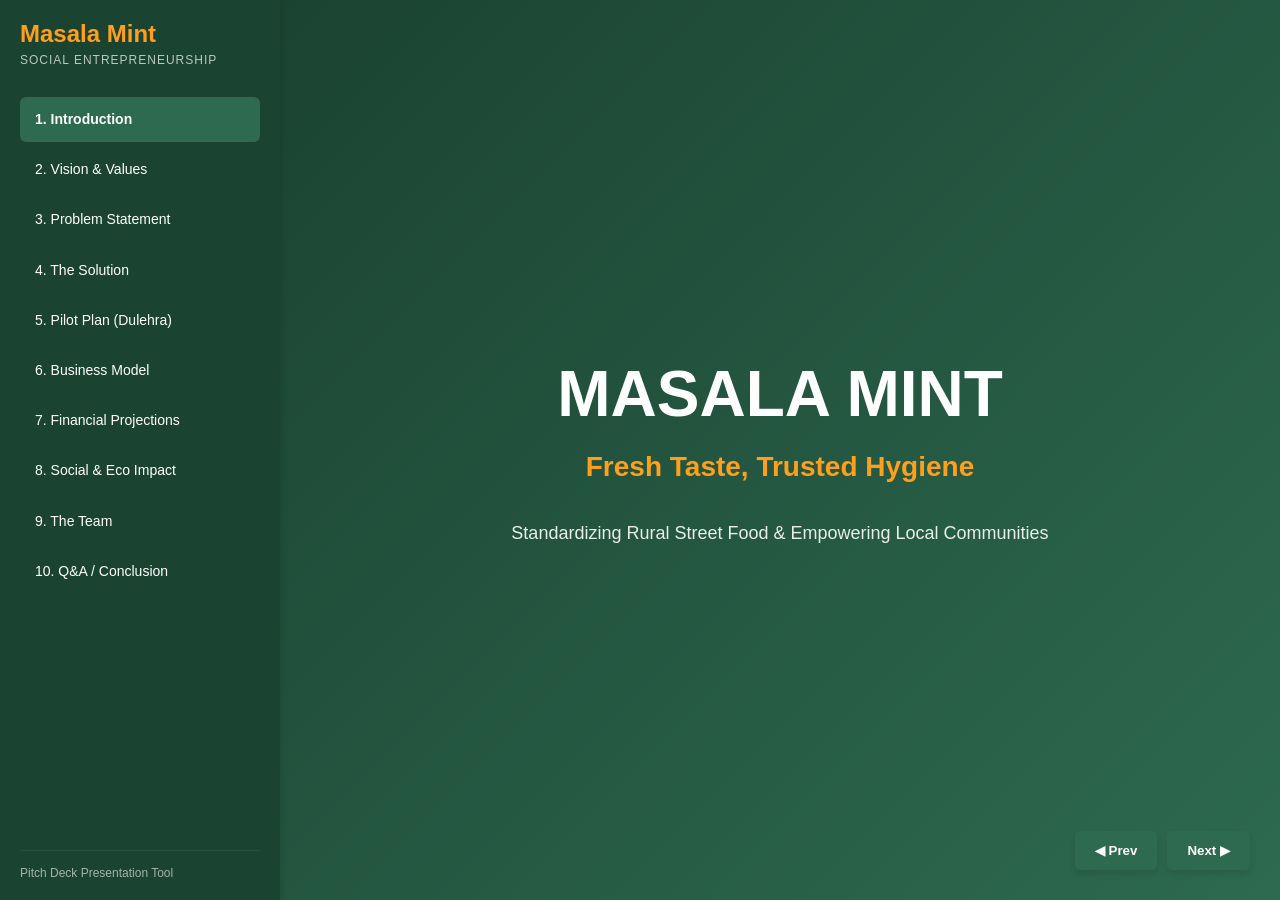
<file: Index.html>
<!DOCTYPE html>
<html lang="en">
<head>
    <meta charset="UTF-8">
    <meta name="viewport" content="width=device-width, initial-scale=1.0">
    <title>Masala Mint - Pitch Presentation</title>
    <style>
        :root {
            --primary: #2d6a4f;
            --primary-light: #52b788;
            --accent: #ff9f1c;
            --dark: #1b4332;
            --light: #f8f9fa;
            --text: #2b2d42;
        }

        * {
            box-sizing: border-box;
            margin: 0;
            padding: 0;
            font-family: 'Segoe UI', Tahoma, Geneva, Verdana, sans-serif;
        }

        body {
            background-color: var(--light);
            color: var(--text);
            display: flex;
            height: 100vh;
            overflow: hidden;
        }

        /* Sidebar Navigation */
        nav {
            width: 280px;
            background-color: var(--dark);
            color: white;
            display: flex;
            flex-direction: column;
            justify-content: space-between;
            padding: 20px;
            box-shadow: 2px 0 5px rgba(0,0,0,0.1);
            z-index: 10;
        }

        .brand-header h1 {
            color: var(--accent);
            font-size: 24px;
            margin-bottom: 5px;
        }

        .brand-header p {
            font-size: 12px;
            opacity: 0.7;
            text-transform: uppercase;
            letter-spacing: 1px;
        }

        .nav-links {
            list-style: none;
            margin: 30px 0;
            overflow-y: auto;
            flex-grow: 1;
        }

        .nav-links li {
            padding: 10px 15px;
            margin-bottom: 5px;
            cursor: pointer;
            border-radius: 6px;
            transition: all 0.2s ease;
            font-size: 14px;
        }

        .nav-links li:hover, .nav-links li.active {
            background-color: var(--primary);
            color: white;
            font-weight: bold;
        }

        .nav-footer {
            font-size: 12px;
            opacity: 0.6;
            border-top: 1px solid rgba(255,255,255,0.1);
            padding-top: 15px;
        }

        /* Main Content Deck Area */
        main {
            flex-grow: 1;
            position: relative;
            height: 100vh;
            background-color: #fff;
        }

        .slide {
            position: absolute;
            top: 0;
            left: 0;
            width: 100%;
            height: 100%;
            padding: 60px;
            display: flex;
            flex-direction: column;
            justify-content: center;
            opacity: 0;
            visibility: hidden;
            transition: opacity 0.4s ease, visibility 0.4s ease;
            overflow-y: auto;
        }

        .slide.active {
            opacity: 1;
            visibility: visible;
        }

        /* Slide Typography & Layouts */
        .slide h2 {
            font-size: 42px;
            color: var(--dark);
            margin-bottom: 20px;
            border-bottom: 4px solid var(--accent);
            display: inline-block;
            padding-bottom: 10px;
        }

        .slide p.tagline {
            font-size: 24px;
            color: var(--primary);
            margin-bottom: 30px;
            font-style: italic;
        }

        .grid-2 {
            display: grid;
            grid-template-columns: 1fr 1fr;
            gap: 30px;
            margin-top: 20px;
        }

        .grid-3 {
            display: grid;
            grid-template-columns: repeat(3, 1fr);
            gap: 20px;
            margin-top: 20px;
        }

        .card {
            background: var(--light);
            padding: 25px;
            border-radius: 8px;
            border-left: 5px solid var(--primary);
            box-shadow: 0 4px 6px rgba(0,0,0,0.05);
        }

        .card h3 {
            color: var(--dark);
            margin-bottom: 10px;
        }

        .card.accent-card {
            border-left-color: var(--accent);
        }

        ul {
            margin-left: 20px;
            line-height: 1.8;
        }

        /* Highlight points */
        .highlight-box {
            background-color: #e8f5e9;
            padding: 20px;
            border-radius: 8px;
            margin-top: 20px;
            font-size: 18px;
            color: var(--dark);
        }

        /* Presentation Controls */
        .controls {
            position: absolute;
            bottom: 30px;
            right: 30px;
            display: flex;
            gap: 10px;
            z-index: 100;
        }

        .control-btn {
            background-color: var(--primary);
            color: white;
            border: none;
            padding: 12px 20px;
            border-radius: 5px;
            cursor: pointer;
            font-weight: bold;
            box-shadow: 0 4px 6px rgba(0,0,0,0.1);
            transition: background 0.2s;
        }

        .control-btn:hover {
            background-color: var(--dark);
        }

        /* Table Style */
        table {
            width: 100%;
            border-collapse: collapse;
            margin-top: 20px;
        }

        th, td {
            padding: 12px;
            text-align: left;
            border-bottom: 1px solid #ddd;
        }

        th {
            background-color: var(--primary);
            color: white;
        }

        /* Big Title Slide Specifics */
        .title-slide {
            text-align: center;
            background: linear-gradient(135deg, var(--dark) 0%, var(--primary) 100%);
            color: white;
            justify-content: center;
            align-items: center;
        }

        .title-slide h2 {
            color: white;
            font-size: 64px;
            border: none;
            margin-bottom: 10px;
        }
        
        .title-slide h3 {
            color: var(--accent);
            font-size: 28px;
            margin-bottom: 40px;
        }
    </style>
</head>
<body>

    <!-- Sidebar Navigation -->
    <nav>
        <div class="brand-header">
            <h1>Masala Mint</h1>
            <p>Social Entrepreneurship</p>
        </div>
        <ul class="nav-links">
            <li class="active" onclick="goToSlide(0)">1. Introduction</li>
            <li onclick="goToSlide(1)">2. Vision & Values</li>
            <li onclick="goToSlide(2)">3. Problem Statement</li>
            <li onclick="goToSlide(3)">4. The Solution</li>
            <li onclick="goToSlide(4)">5. Pilot Plan (Dulehra)</li>
            <li onclick="goToSlide(5)">6. Business Model</li>
            <li onclick="goToSlide(6)">7. Financial Projections</li>
            <li onclick="goToSlide(7)">8. Social & Eco Impact</li>
            <li onclick="goToSlide(8)">9. The Team</li>
            <li onclick="goToSlide(9)">10. Q&A / Conclusion</li>
        </ul>
        <div class="nav-footer">
            Pitch Deck Presentation Tool
        </div>
    </nav>

    <!-- Slide Deck Arena -->
    <main>
        <!-- Slide 1: Introduction -->
        <div class="slide title-slide active">
            <h2>MASALA MINT</h2>
            <h3>Fresh Taste, Trusted Hygiene</h3>
            <p style="font-size: 18px; opacity: 0.9;">Standardizing Rural Street Food & Empowering Local Communities</p>
        </div>

        <!-- Slide 2: Vision & Values -->
        <div class="slide">
            <h2>Vision & Mission</h2>
            <p class="tagline">"To become India's most trusted rural street food brand while empowering local entrepreneurs."</p>
            <div class="grid-2">
                <div class="card">
                    <h3>Our Mission</h3>
                    <ul>
                        <li>Serve completely hygienic food at reasonable rates.</li>
                        <li>Standardize roadside vending systems in villages.</li>
                        <li>Generate scalable rural employment opportunities.</li>
                        <li>Expand methodically, village by village.</li>
                    </ul>
                </div>
                <div class="card accent-card">
                    <h3>Core Pillars</h3>
                    <p><strong>Hygiene • Quality • Affordability • Trust • Employment • Sustainability</strong></p>
                    <p style="margin-top: 15px;">By replacing ad-hoc unbranded operations with organized structures, we unlock local micro-entrepreneurship.</p>
                </div>
            </div>
        </div>

        <!-- Slide 3: Problem Statement -->
        <div class="slide">
            <h2>The Challenge in Rural Food Markets</h2>
            <div class="grid-2">
                <div class="card">
                    <h3>01. Critical Hygiene Deficit</h3>
                    <p>Most village food stalls completely lack hygiene infrastructure leading to major health contamination risks.</p>
                </div>
                <div class="card">
                    <h3>02. Zero Consistency</h3>
                    <p>No standard recipes exist. Rural consumers experience wildly fluctuating quality and unpredictable taste profiles.</p>
                </div>
                <div class="card">
                    <h3>03. Disconnected Talent</h3>
                    <p>Villagers possess excellent cooking skills but lack capital, business guidance, marketing outreach, and branding.</p>
                </div>
                <div class="card">
                    <h3>04. Lack of Trusted Options</h3>
                    <p>Villages do not feature organized food brands. Residents depend completely on unverified seasonal vendors.</p>
                </div>
            </div>
        </div>

        <!-- Slide 4: The Solution -->
        <div class="slide">
            <h2>The Masala Mint Solution</h2>
            <p class="tagline">A Standardized, Micro-Franchise Food Cart System</p>
            <div class="grid-3">
                <div class="card">
                    <h3>What Vendors Get</h3>
                    <p>A branded, optimized food cart, rigorous culinary & operations training, supply chains, and structured marketing support.</p>
                </div>
                <div class="card">
                    <h3>What Customers Get</h3>
                    <p>Guaranteed health-safe food, exceptionally affordable price structures, and great taste consistency.</p>
                </div>
                <div class="card">
                    <h3>Standard Operating Procedures</h3>
                    <p>Strict operational tracking metrics: mandatory hairnets, uniform aprons, gloves, and purified clean water usage.</p>
                </div>
            </div>
        </div>

        <!-- Slide 5: Pilot Plan (Dulehra) -->
        <div class="slide">
            <h2>Strategic Pilot Rollout</h2>
            <div class="grid-2">
                <div>
                    <h3>Initial Launch Location</h3>
                    <p style="margin: 10px 0;"><strong>Village Cluster:</strong> Dulehra, Bulandshahr, Uttar Pradesh</p>
                    <p><strong>Target Base:</strong> Population of ~1,300 + bordering high-density villages.</p>
                    <p style="margin-top: 15px;"><strong>Target Demographics:</strong> Students, local farmers, daily wage workers, commuting workforce, and rural families (Ages 15–50).</p>
                </div>
                <div class="card accent-card">
                    <h3>Flagship Focus Strategy</h3>
                    <p>Instead of deploying heavily across markets simultaneously, we will establish <strong>one flagship outlet</strong> to achieve:</p>
                    <ul style="margin-top: 10px;">
                        <li>Minimal initial operational capital risk</li>
                        <li>High-precision quality & process feedback loops</li>
                        <li>Strong localized community trust metrics</li>
                    </ul>
                </div>
            </div>
        </div>

        <!-- Slide 6: Business Model -->
        <div class="slide">
            <h2>Business & Revenue Architecture</h2>
            <div class="grid-2">
                <div class="card">
                    <h3>Core Offerings</h3>
                    <p><strong>Food & Beverage Items:</strong> Burgers, Momos, Spring Rolls, French Fries, Sandwiches, Cold Coffee, Mint Lemonade, and Traditional Teas.</p>
                </div>
                <div class="card">
                    <h3>Diverse Revenue Streams</h3>
                    <ul>
                        <li>Direct Counter Food Sales (Primary)</li>
                        <li>Micro-Franchise Setup & Brand Licensing fees (Future)</li>
                        <li>Corporate/Bulk Catering Options</li>
                        <li>Localized Village Festival & Mela Stalls</li>
                    </ul>
                </div>
            </div>
            <div class="highlight-box">
                <strong>Our Competitive Edge (USP):</strong> Uncompromising hygiene, structural branding identity, predictable localized taste profiles, and modern integrated UPI digital payment setups.
            </div>
        </div>

        <!-- Slide 7: Financial Projections -->
        <div class="slide">
            <h2>Financial Blueprint</h2>
            <div class="grid-2">
                <div>
                    <h3>Estimated Setup Budget</h3>
                    <table>
                        <tr><th>Expense Component</th><th>Amount (₹)</th></tr>
                        <tr><td>Branded Food Cart Construction</td><td>₹40,000</td></tr>
                        <tr><td>Kitchen Equipment & Utilities</td><td>₹25,000</td></tr>
                        <tr><td>Initial Raw Materials Setup</td><td>₹15,000</td></tr>
                        <tr><td>Branding & Licensing Documentation</td><td>₹15,000</td></tr>
                        <tr><td>Marketing Initiatives & Working Capital</td><td>₹25,000</td></tr>
                        <tr><th>Total Projected Initial Investment</th><th>₹1,20,000</th></tr>
                    </table>
                </div>
                <div>
                    <h3>Unit Economics Example</h3>
                    <div class="card" style="margin-bottom: 15px;">
                        <p><strong>Average Footfall Trajectory:</strong> ~80 unique buyers / day</p>
                        <p><strong>Average Order Value (AOV):</strong> ₹80 per transaction</p>
                        <p><strong>Calculated Gross Daily Intake:</strong> ₹6,400</p>
                        <p><strong>Estimated Gross Monthly Revenue:</strong> ₹1,92,000</p>
                    </div>
                    <p style="font-size: 13px; color: #666;">*Profits account for variable costs: ingredients, logistics, gas utilities, vendor payouts, and basic upkeep maintenance.</p>
                </div>
            </div>
        </div>

        <!-- Slide 8: Social & Eco Impact -->
        <div class="slide">
            <h2>Social Impact & Sustainability</h2>
            <div class="grid-2">
                <div class="card">
                    <h3>Community Transformation</h3>
                    <ul>
                        <li>Direct local employment infrastructure creation.</li>
                        <li>Vocational business and hygiene management skill loops.</li>
                        <li>Fostering local micro-economies by prioritizing regional suppliers.</li>
                        <li>Empowerment opportunities for rural women vendor tracks.</li>
                    </ul>
                </div>
                <div class="card accent-card">
                    <h3>Eco-Responsibility Protocols</h3>
                    <ul>
                        <li>100% committed to zero open littering practices.</li>
                        <li>Strict usage of paper and biodegradable leaf-based packaging.</li>
                        <li>Active localized waste segregation programs.</li>
                        <li>Proactive minimization of single-use kitchen plastics.</li>
                    </ul>
                </div>
            </div>
        </div>

        <!-- Slide 9: The Team -->
        <div class="slide">
            <h2>The Management Board</h2>
            <div class="grid-2">
                <div class="card">
                    <h3>Aimesh Kumar</h3>
                    <p style="color: var(--primary); font-weight: bold;">Project Coordinator</p>
                    <p style="font-size: 14px; margin-top: 5px;">Manages project timelines, execution checkpoints, planning, and partner pitches.</p>
                </div>
                <div class="card">
                    <h3>Harshit</h3>
                    <p style="color: var(--primary); font-weight: bold;">Finance Head</p>
                    <p style="font-size: 14px; margin-top: 5px;">Drives asset forecasting, operational cash analysis, pricing matrix, and accounting loops.</p>
                </div>
                <div class="card">
                    <h3>Sekhar</h3>
                    <p style="color: var(--primary); font-weight: bold;">Operations & Process Head</p>
                    <p style="font-size: 14px; margin-top: 5px;">Ensures vendor selection matrix, daily supply lines, and strict hygiene enforcement protocols.</p>
                </div>
                <div class="card">
                    <h3>Abhay</h3>
                    <p style="color: var(--primary); font-weight: bold;">Marketing Head</p>
                    <p style="font-size: 14px; margin-top: 5px;">Controls visual identification design, hyper-local visibility operations, and social media tracks.</p>
                </div>
            </div>
        </div>

        <!-- Slide 10: Q&A / Conclusion -->
        <div class="slide" style="text-align: center; align-items: center;">
            <h2>Thank You!</h2>
            <p class="tagline">Let's build a healthier, self-reliant rural India.</p>
            
            <div style="max-width: 600px; text-align: left; margin-top: 20px;" class="card">
                <h3 style="text-align: center; margin-bottom: 15px;">Core Judge Q&A Targets</h3>
                <p><strong>Q: Why pick rural segments over urban?</strong><br>A: High demand gap for safe brand ecosystems, affordable space parameters, and vital employment demand.</p>
                <p style="margin-top: 10px;"><strong>Q: How will you manage consistent taste parameters?</strong><br>A: Centralized premixed spice formulations and standardized kitchen preparation logs.</p>
            </div>
        </div>

        <!-- Action Interactive Controls Area -->
        <div class="controls">
            <button class="control-btn" onclick="changeSlide(-1)">◀ Prev</button>
            <button class="control-btn" onclick="changeSlide(1)">Next ▶</button>
        </div>
    </main>

    <!-- Slide Control Script Logic -->
    <script>
        let currentSlideIdx = 0;
        const slides = document.querySelectorAll('.slide');
        const navItems = document.querySelectorAll('.nav-links li');

        function showSlide(index) {
            // Edge constraint check
            if (index >= slides.length) currentSlideIdx = 0;
            else if (index < 0) currentSlideIdx = slides.length - 1;
            else currentSlideIdx = index;

            // Update DOM states
            slides.forEach(slide => slide.classList.remove('active'));
            navItems.forEach(item => item.classList.remove('active'));

            slides[currentSlideIdx].classList.add('active');
            navItems[currentSlideIdx].classList.add('active');
        }

        function changeSlide(direction) {
            showSlide(currentSlideIdx + direction);
        }

        function goToSlide(index) {
            showSlide(index);
        }

        // Add keyboard listening configuration mapping for remote clickers
        document.addEventListener('keydown', function(event) {
            if (event.key === "ArrowRight" || event.key === " ") {
                changeSlide(1);
            } else if (event.key === "ArrowLeft") {
                changeSlide(-1);
            }
        });
    </script>
</body>
</html>
</file>
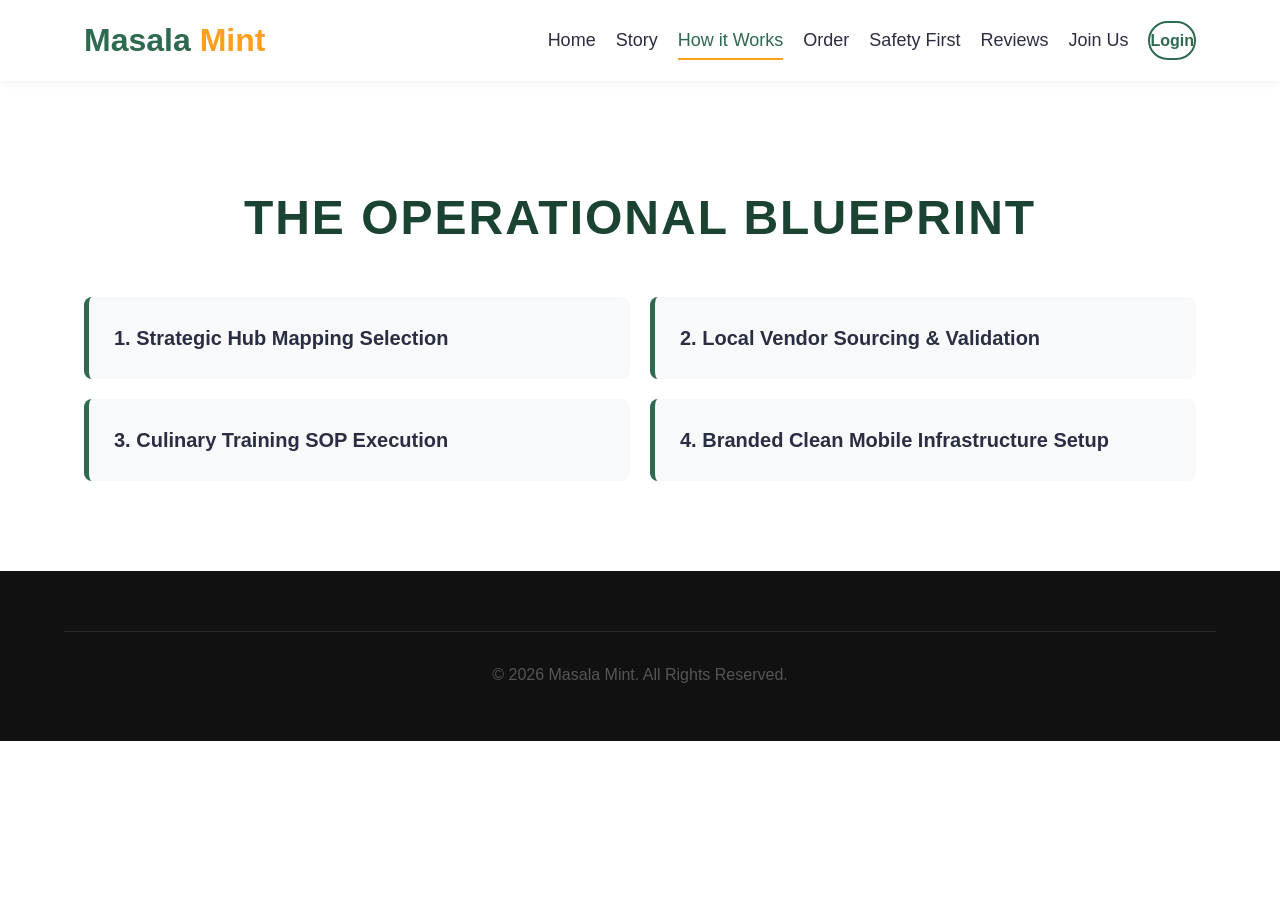
<file: how-it-works.html>
<!DOCTYPE html>
<html lang="en">
<head>
    <meta charset="UTF-8">
    <meta name="viewport" content="width=device-width, initial-scale=1.0">
    <title>How It Works | Masala Mint</title>
    <link rel="stylesheet" href="style.css">
    <style>
        .flow-list { display: grid; grid-template-columns: 1fr 1fr; gap: 20px; margin-top: 40px;}
        .flow-step { background: var(--light); padding: 25px; border-radius: 8px; border-left: 5px solid var(--primary); font-weight: 600;}
    </style>
</head>
<body>

    <header>
        <div class="container">
            <div class="logo"><a href="index.html"><h1>Masala <span>Mint</span></h1></a></div>
            <nav class="nav-links">
                <a href="index.html">Home</a>
                <a href="story.html">Story</a>
                <a href="how-it-works.html" class="active">How it Works</a>
                <a href="order.html">Order</a>
                <a href="safety.html">Safety First</a>
                <a href="reviews.html">Reviews</a>
                <a href="join-us.html">Join Us</a>
                <a href="login.html" class="btn-login">Login</a>
            </nav>
        </div>
    </header>

    <section class="section">
        <div class="container">
            <h2 class="section-title">The Operational Blueprint</h2>
            <div class="flow-list">
                <div class="flow-step">1. Strategic Hub Mapping Selection</div>
                <div class="flow-step">2. Local Vendor Sourcing & Validation</div>
                <div class="flow-step">3. Culinary Training SOP Execution</div>
                <div class="flow-step">4. Branded Clean Mobile Infrastructure Setup</div>
            </div>
        </div>
    </section>

    <footer>
        <div class="container footer-bottom"><p>&copy; 2026 Masala Mint. All Rights Reserved.</p></div>
    </footer>

</body>
</html>
</file>
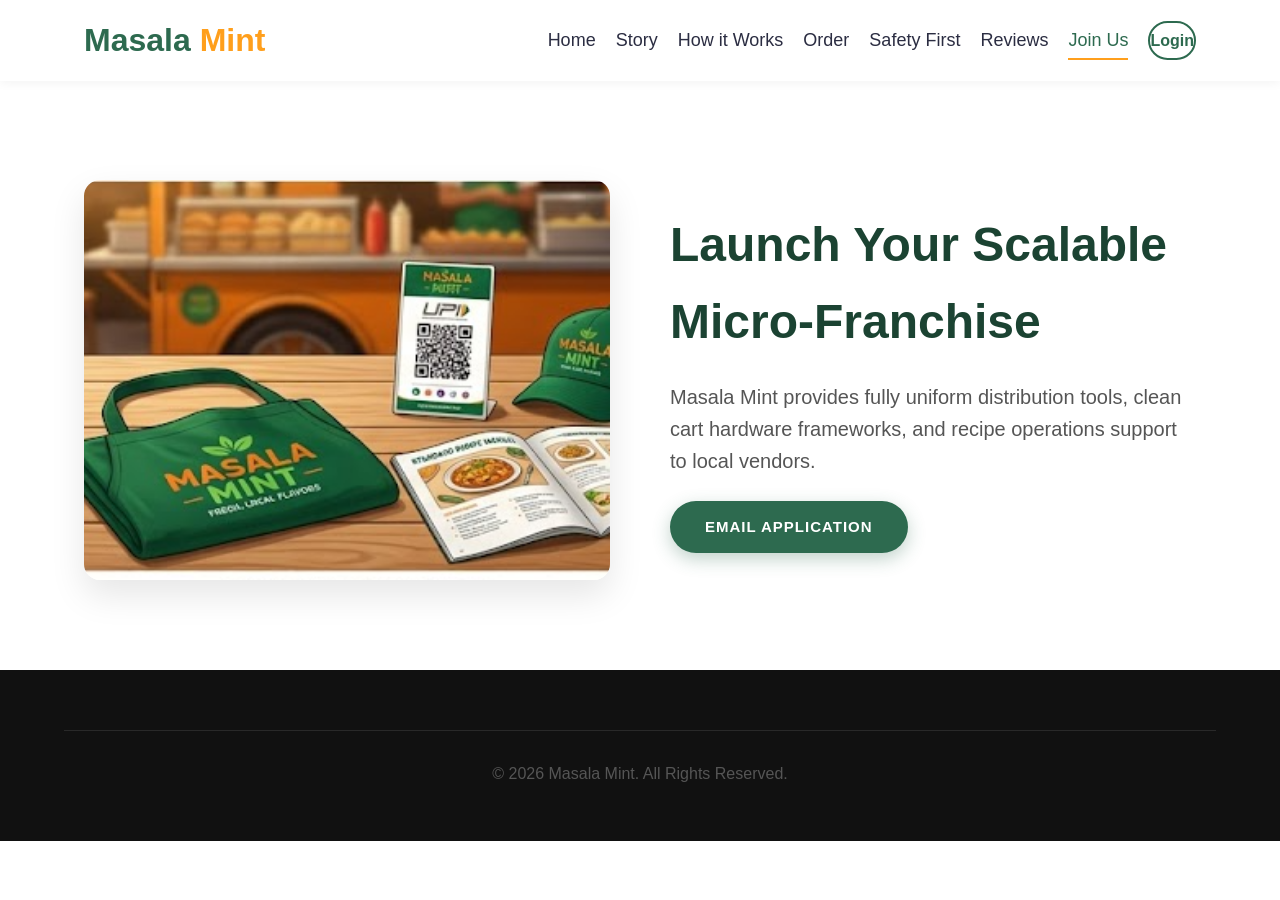
<file: join-us.html>
<!DOCTYPE html>
<html lang="en">
<head>
    <meta charset="UTF-8">
    <meta name="viewport" content="width=device-width, initial-scale=1.0">
    <title>Become A Franchise Vendor | Masala Mint</title>
    <link rel="stylesheet" href="style.css">
</head>
<body>

    <header>
        <div class="container">
            <div class="logo"><a href="index.html"><h1>Masala <span>Mint</span></h1></a></div>
            <nav class="nav-links">
                <a href="index.html">Home</a>
                <a href="story.html">Story</a>
                <a href="how-it-works.html">How it Works</a>
                <a href="order.html">Order</a>
                <a href="safety.html">Safety First</a>
                <a href="reviews.html">Reviews</a>
                <a href="join-us.html" class="active">Join Us</a>
                <a href="login.html" class="btn-login">Login</a>
            </nav>
        </div>
    </header>

    <section class="section">
        <div class="container split-section">
            <img src="vendor-kit.jpg" alt="Branded setup manual kit" class="feat-image">
            <div>
                <h2>Launch Your Scalable Micro-Franchise</h2>
                <p>Masala Mint provides fully uniform distribution tools, clean cart hardware frameworks, and recipe operations support to local vendors.</p>
                <a href="mailto:hello@masalamint.in?subject=Franchise%20Application" class="btn btn-primary">Email Application</a>
            </div>
        </div>
    </section>

    <footer>
        <div class="container footer-bottom"><p>&copy; 2026 Masala Mint. All Rights Reserved.</p></div>
    </footer>

</body>
</html>
</file>
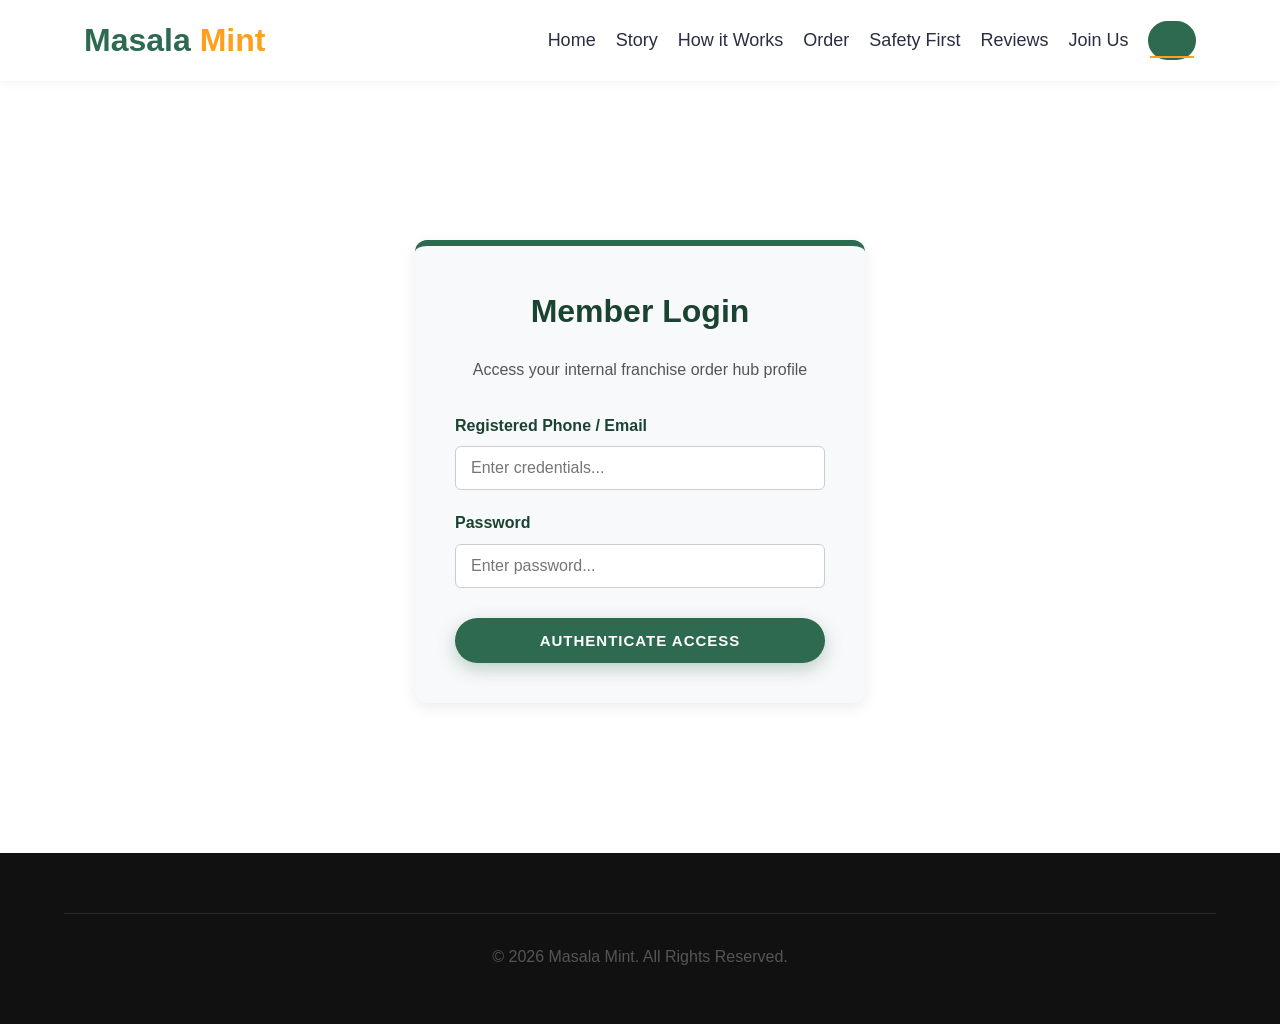
<file: login.html>
<!DOCTYPE html>
<html lang="en">
<head>
    <meta charset="UTF-8">
    <meta name="viewport" content="width=device-width, initial-scale=1.0">
    <title>Member Gateway Portal | Masala Mint</title>
    <link rel="stylesheet" href="style.css">
    <style>
        .login-frame { max-width: 450px; margin: 60px auto; padding: 40px; background: var(--light); border-radius: 12px; box-shadow: var(--shadow); border-top: 6px solid var(--primary); }
        .input-group { margin-bottom: 20px; text-align: left; }
        .input-group label { display: block; font-size: 16px; font-weight: 600; margin-bottom: 8px; color: var(--dark); }
        .input-field { width: 100%; padding: 12px 15px; border-radius: 6px; border: 1px solid #ccc; font-size: 16px; }
        .input-field:focus { outline: none; border-color: var(--primary); }
        .alert-box { display: none; margin-top: 20px; padding: 15px; background-color: #ffe0b2; border-left: 5px solid var(--accent); border-radius: 4px; font-size: 16px; color: #b78103; }
    </style>
</head>
<body>

    <header>
        <div class="container">
            <div class="logo"><a href="index.html"><h1>Masala <span>Mint</span></h1></a></div>
            <nav class="nav-links">
                <a href="index.html">Home</a>
                <a href="story.html">Story</a>
                <a href="how-it-works.html">How it Works</a>
                <a href="order.html">Order</a>
                <a href="safety.html">Safety First</a>
                <a href="reviews.html">Reviews</a>
                <a href="join-us.html">Join Us</a>
                <a href="login.html" class="btn-login active">Login</a>
            </nav>
        </div>
    </header>

    <section class="section" style="text-align: center;">
        <div class="container">
            <div class="login-frame">
                <h3>Member Login</h3>
                <p style="font-size: 16px; margin-bottom: 30px;">Access your internal franchise order hub profile</p>
                
                <form onsubmit="handleLoginSubmit(event)">
                    <div class="input-group">
                        <label>Registered Phone / Email</label>
                        <input type="text" class="input-field" placeholder="Enter credentials..." required>
                    </div>
                    <div class="input-group">
                        <label>Password</label>
                        <input type="password" class="input-field" placeholder="Enter password..." required>
                    </div>
                    <button type="submit" class="btn btn-primary" style="width: 100%; margin-top: 10px;">Authenticate Access</button>
                </form>

                <div id="loginNotice" class="alert-box">
                    <strong>Notice:</strong> Account authentication databases are currently undergoing localized synchronization. Live authentication profiles will activate during the official block rollout.
                </div>
            </div>
        </div>
    </section>

    <script>
        function handleLoginSubmit(e) {
            e.preventDefault();
            document.getElementById("loginNotice").style.display = "block";
        }
    </script>

    <footer>
        <div class="container footer-bottom"><p>&copy; 2026 Masala Mint. All Rights Reserved.</p></div>
    </footer>

</body>
</html>
</file>
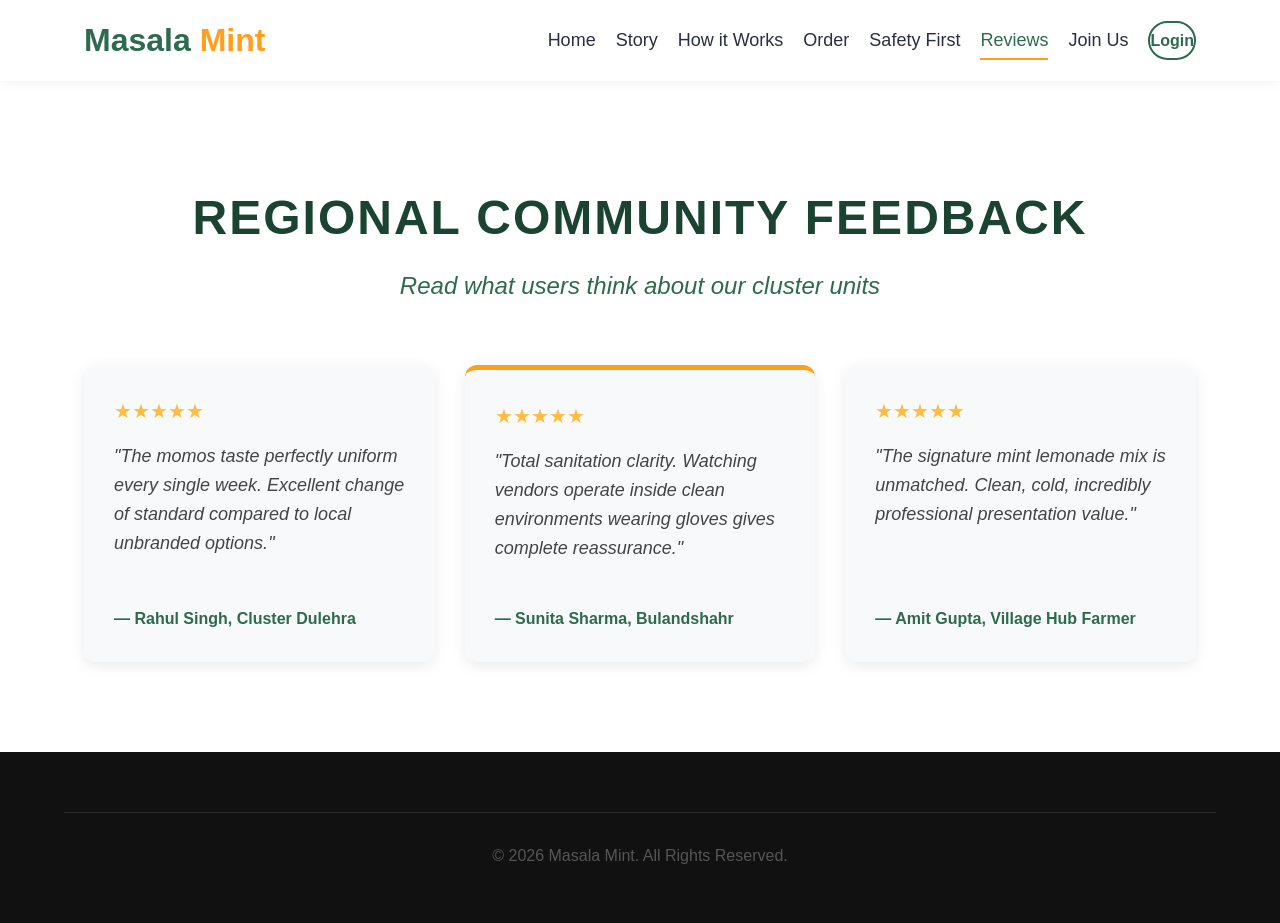
<file: reviews.html>
<!-- reviews.html -->
<!DOCTYPE html>
<html lang="en">
<head>
    <meta charset="UTF-8">
    <meta name="viewport" content="width=device-width, initial-scale=1.0">
    <title>Customer Testimonials | Masala Mint</title>
    <link rel="stylesheet" href="style.css">
    <style>
        .feedback-container { 
            display: grid; 
            grid-template-columns: repeat(3, 1fr); 
            gap: 30px; 
            margin-top: 40px; 
        }
        .feedback-card { 
            background: var(--light); 
            padding: 30px; 
            border-radius: 12px; 
            box-shadow: var(--shadow); 
            display: flex;
            flex-direction: column;
            justify-content: space-between;
        }
        .stars { 
            color: #ffbc42; 
            margin-bottom: 15px; 
            font-size: 20px;
        }
        .feedback-text {
            font-size: 18px;
            color: #444;
            font-style: italic;
            line-height: 1.6;
            flex-grow: 1;
        }
        .author-tag { 
            margin-top: 20px; 
            font-weight: bold; 
            font-size: 16px; 
            color: var(--primary); 
        }
        @media (max-width: 992px) { 
            .feedback-container { grid-template-columns: 1fr; } 
        }
    </style>
</head>
<body>

    <header>
        <div class="container">
            <div class="logo"><a href="index.html"><h1>Masala <span>Mint</span></h1></a></div>
            <nav class="nav-links">
                <a href="index.html">Home</a>
                <a href="story.html">Story</a>
                <a href="how-it-works.html">How it Works</a>
                <a href="order.html">Order</a>
                <a href="safety.html">Safety First</a>
                <a href="reviews.html" class="active">Reviews</a>
                <a href="join-us.html">Join Us</a>
                <a href="login.html" class="btn-login">Login</a>
            </nav>
        </div>
    </header>

    <section class="section">
        <div class="container">
            <h2 class="section-title">Regional Community Feedback</h2>
            <p class="section-subtitle">Read what users think about our cluster units</p>
            
            <div class="feedback-container">
                <!-- REVIEW 1 -->
                <div class="feedback-card">
                    <div>
                        <div class="stars">★★★★★</div>
                        <p class="feedback-text">"The momos taste perfectly uniform every single week. Excellent change of standard compared to local unbranded options."</p>
                    </div>
                    <div class="author-tag">— Rahul Singh, Cluster Dulehra</div>
                </div>
                
                <!-- REVIEW 2 -->
                <div class="feedback-card" style="border-top: 5px solid var(--accent);">
                    <div>
                        <div class="stars">★★★★★</div>
                        <p class="feedback-text">"Total sanitation clarity. Watching vendors operate inside clean environments wearing gloves gives complete reassurance."</p>
                    </div>
                    <div class="author-tag">— Sunita Sharma, Bulandshahr</div>
                </div>
                
                <!-- REVIEW 3 -->
                <div class="feedback-card">
                    <div>
                        <div class="stars">★★★★★</div>
                        <p class="feedback-text">"The signature mint lemonade mix is unmatched. Clean, cold, incredibly professional presentation value."</p>
                    </div>
                    <div class="author-tag">— Amit Gupta, Village Hub Farmer</div>
                </div>
            </div>
        </div>
    </section>

    <footer>
        <div class="container footer-bottom"><p>&copy; 2026 Masala Mint. All Rights Reserved.</p></div>
    </footer>

</body>
</html>
</file>
<file: style.css>
/* =========================================
   MASALA MINT MASTER GLOBAL STYLES (style.css)
   ========================================= */

:root {
    --primary: #2d6a4f;      /* Forest Green */
    --primary-light: #52b788;
    --accent: #ff9f1c;       /* Safety Orange */
    --dark: #1b4332;         /* Deep Green */
    --light: #f8f9fa;        /* Clean White */
    --text: #2b2d42;         /* Dark Gray */
    --shadow: 0 4px 15px rgba(0,0,0,0.08);

    --font-h1: 64px;       
    --font-h2: 48px;       
    --font-h3: 32px;       
    --font-p: 20px;        
    --font-nav: 18px;      
    --font-subtitle: 24px; 
    --font-small: 16px;    
}

* { box-sizing: border-box; margin: 0; padding: 0; }
body {
    font-family: 'Segoe UI', Tahoma, Geneva, Verdana, sans-serif;
    color: var(--text);
    background-color: #fff;
    line-height: 1.6;
    font-size: var(--font-p);
    padding-top: 90px;
}
h1, h2, h3 { color: var(--dark); margin-bottom: 1.25rem; font-weight: 700; }
h1 { font-size: var(--font-h1); }
h2 { font-size: var(--font-h2); }
h3 { font-size: var(--font-h3); }
p { margin-bottom: 1.5rem; color: #555; }
ul { list-style: none; }
a { text-decoration: none; color: inherit; transition: color 0.3s; }

.container { width: 90%; max-width: 1300px; margin: 0 auto; padding: 0 20px; }
.section { padding: 90px 0; } 
.section-title { text-align: center; text-transform: uppercase; letter-spacing: 2px; font-size: var(--font-h2); margin-bottom: 10px;}
.section-subtitle { text-align: center; color: var(--primary); font-style: italic; margin-bottom: 60px; font-size: var(--font-subtitle); font-weight: normal;}

.btn {
    display: inline-block;
    padding: 14px 35px; 
    border-radius: 50px;
    font-weight: bold;
    text-transform: uppercase;
    letter-spacing: 1px;
    transition: all 0.3s ease;
    cursor: pointer;
    border: none;
    font-size: 15px; 
    text-align: center;
}
.btn-primary { background-color: var(--primary); color: white; box-shadow: 0 6px 18px rgba(45, 106, 79, 0.3); }
.btn-primary:hover { background-color: var(--dark); transform: translateY(-2px); }
.btn-accent { background-color: var(--accent); color: var(--dark); }
.btn-accent:hover { background-color: #e68a00; transform: translateY(-2px); }

.btn-login {
    background-color: transparent;
    color: var(--primary);
    border: 2px solid var(--primary);
    padding: 8px 22px;
    border-radius: 50px;
    font-size: 16px;
    font-weight: bold;
}
.btn-login:hover, .btn-login.active { background-color: var(--primary); color: white; }

.split-section { display: grid; grid-template-columns: 1fr 1fr; gap: 60px; align-items: center; }
.feat-image { width: 100%; height: 400px; border-radius: 16px; box-shadow: 0 15px 35px rgba(0,0,0,0.1); object-fit: cover; }

/* GLOBAL UNIFIED HEADER */
header {
    background-color: #fff;
    padding: 15px 0;
    position: fixed;
    width: 100%;
    top: 0;
    z-index: 1000;
    box-shadow: 0 2px 10px rgba(0,0,0,0.05);
}
header .container { display: flex; justify-content: space-between; align-items: center; }
.logo h1 { font-size: 32px; margin: 0; color: var(--primary); }
.logo span { color: var(--accent); }
.nav-links { display: flex; gap: 20px; font-weight: 500; font-size: var(--font-nav); align-items: center;}
.nav-links a { padding: 5px 0; position: relative; }
.nav-links a:hover, .nav-links a.active { color: var(--primary); }
.nav-links a.active::after {
    content: ''; position: absolute; bottom: 0; left: 0; width: 100%; height: 2px; background-color: var(--accent);
}

/* GLOBAL UNIFIED FOOTER */
footer { background-color: #111; color: rgba(255,255,255,0.7); padding: 60px 0 30px 0; margin-top: auto; }
.footer-grid { display: grid; grid-template-columns: 2fr 1fr 1fr; gap: 60px; margin-bottom: 40px; }
.footer-logo h2 { color: var(--primary-light); margin-bottom: 15px; font-size: 28px; }
.footer-title { color: white; font-weight: bold; text-transform: uppercase; margin-bottom: 20px; letter-spacing: 1px; font-size: 16px;}
.footer-links li { margin-bottom: 10px; }
.footer-links a:hover { color: #fff; }
.footer-bottom { text-align: center; border-top: 1px solid rgba(255,255,255,0.1); padding-top: 30px; font-size: var(--font-small); }

@media (max-width: 992px) {
    :root { --font-h1: 48px; --font-h2: 38px; --font-p: 18px; }
    .split-section { grid-template-columns: 1fr; gap: 40px; text-align: center; }
    .feat-image { max-width: 550px; margin: 0 auto; height: 320px; }
    .footer-grid { grid-template-columns: 1fr; gap: 30px; text-align: center; }
    .nav-links { gap: 10px; font-size: 14px; }
}
</file>
